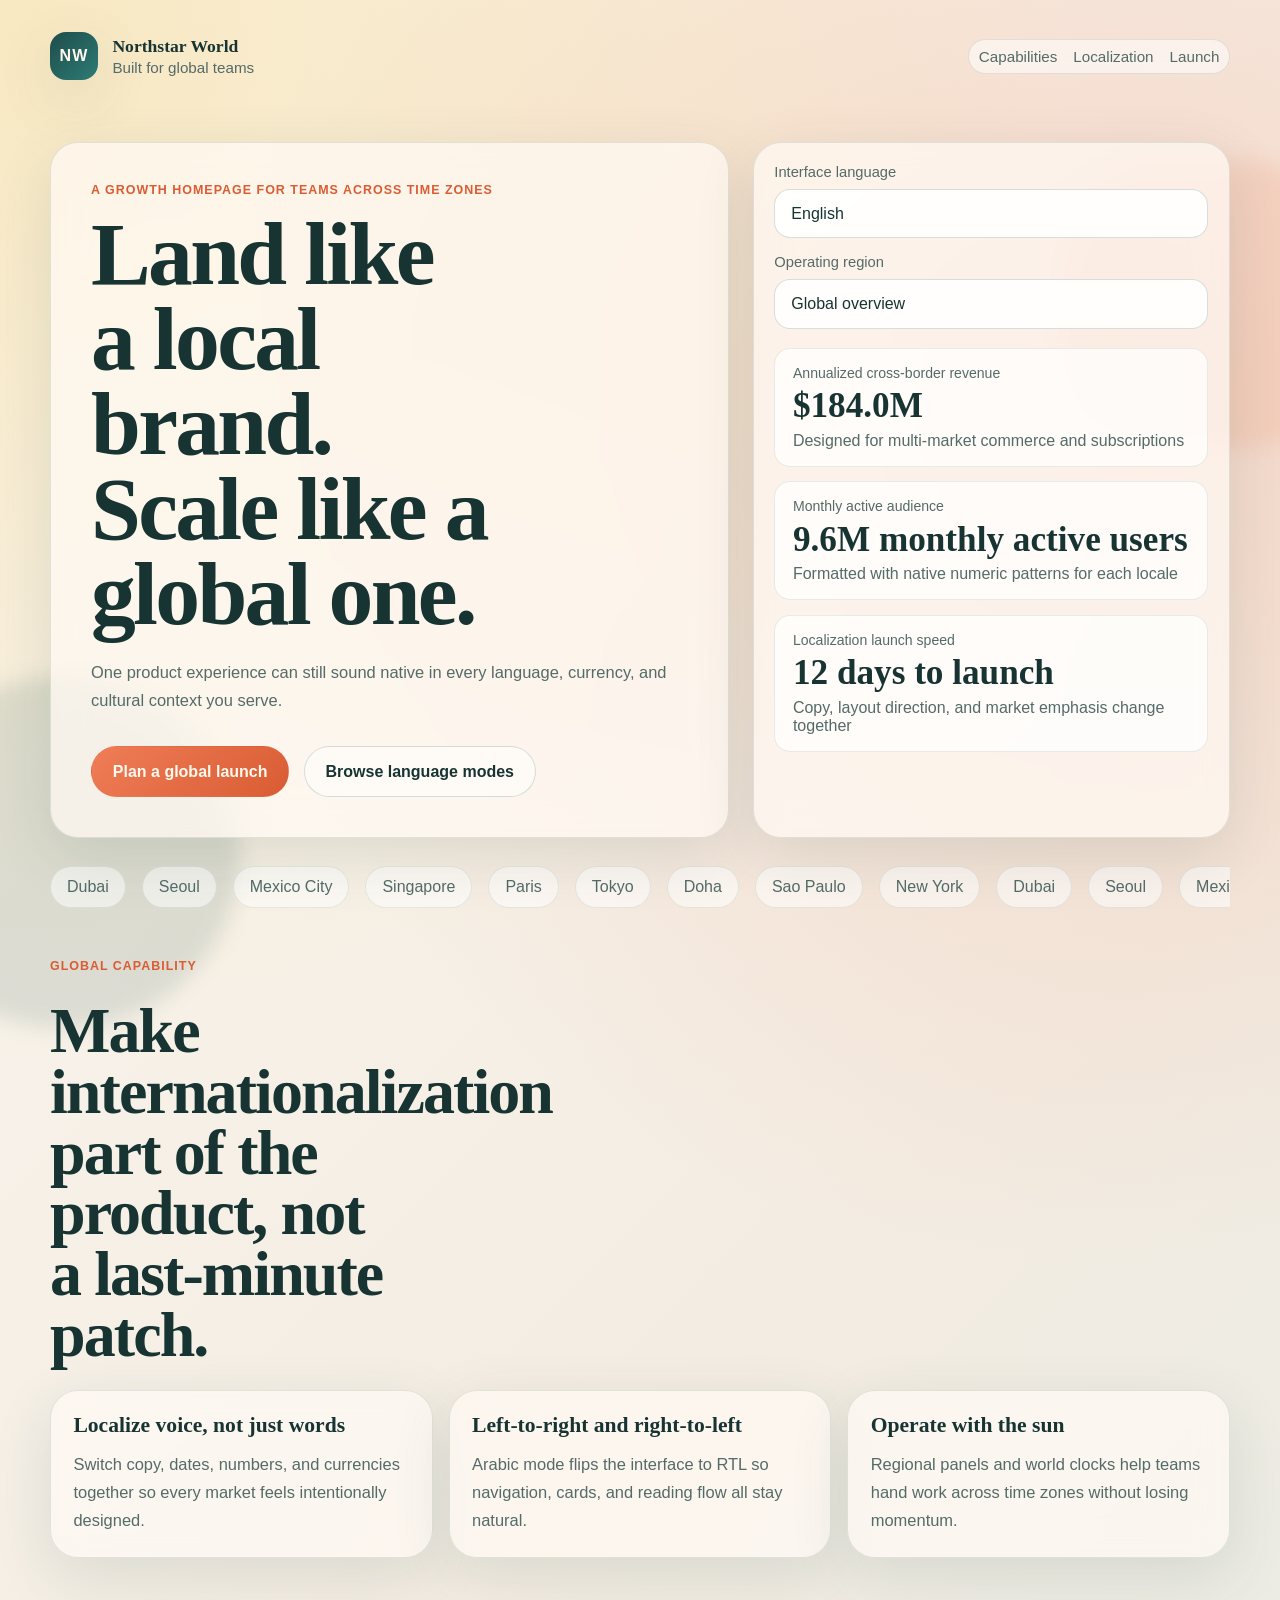
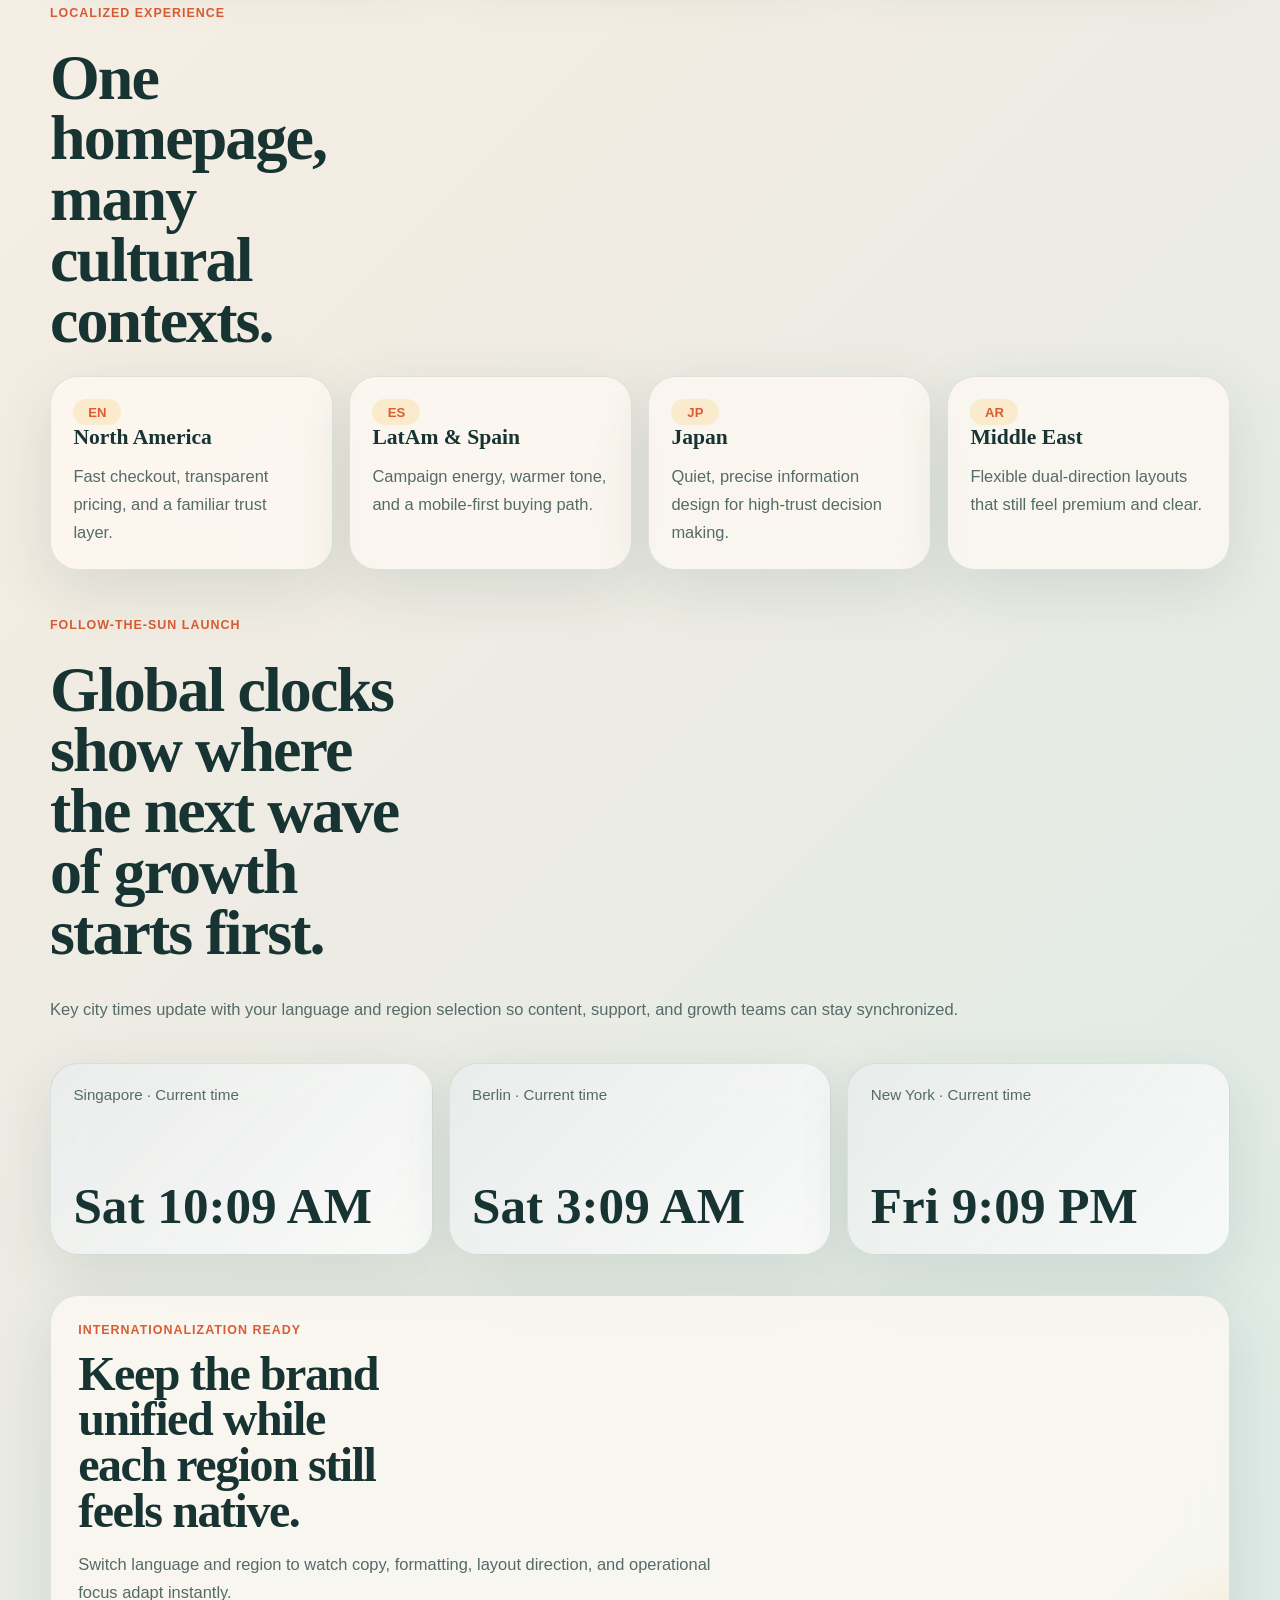
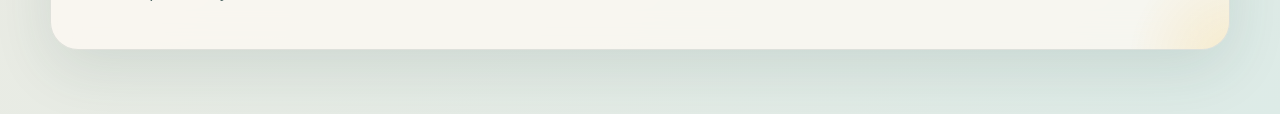
<file: index.html>
<!doctype html>
<html lang="zh-CN" dir="ltr">
  <head>
    <meta charset="UTF-8" />
    <meta name="viewport" content="width=device-width, initial-scale=1.0" />
    <title>Northstar World</title>
    <meta
      name="description"
      content="A globally ready homepage with multilingual copy, regional insights, and RTL support."
    />
    <link rel="stylesheet" href="./styles.css" />
  </head>
  <body>
    <div class="page-shell">
      <header class="topbar">
        <a class="brand" href="#home" aria-label="Northstar World">
          <span class="brand-mark">NW</span>
          <span class="brand-copy">
            <strong>Northstar World</strong>
            <span data-i18n="brandTagline">为全球团队而生</span>
          </span>
        </a>
        <nav class="topnav" aria-label="Primary" data-i18n-aria="primaryNavAria">
          <a href="#capabilities" data-i18n="navCapabilities">全球能力</a>
          <a href="#locales" data-i18n="navLocales">本地化体验</a>
          <a href="#launch" data-i18n="navLaunch">立即启动</a>
        </nav>
      </header>

      <main id="home">
        <section class="hero">
          <div class="hero-copy">
            <p class="eyebrow" data-i18n="heroEyebrow">跨时区协同的增长首页</p>
            <h1 data-i18n="heroTitle">像本地品牌一样落地，像全球品牌一样扩张。</h1>
            <p class="hero-body" data-i18n="heroBody">
              用同一个产品体验，向不同语言、不同货币、不同文化习惯的用户讲出最自然的话。
            </p>

            <div class="hero-actions">
              <a class="button button-primary" href="#launch" data-i18n="primaryCta">预约全球发布</a>
              <a class="button button-secondary" href="#locales" data-i18n="secondaryCta">浏览语言版本</a>
            </div>
          </div>

          <aside class="control-panel">
            <div class="field">
              <label for="localeSelect" data-i18n="localeLabel">界面语言</label>
              <select id="localeSelect" aria-label="Language selector" data-i18n-aria="localeSelectAria">
                <option value="zh-CN">简体中文</option>
                <option value="en-US">English</option>
                <option value="es-ES">Español</option>
                <option value="ja-JP">日本語</option>
                <option value="ar-AE">العربية</option>
              </select>
            </div>
            <div class="field">
              <label for="regionSelect" data-i18n="regionLabel">业务区域</label>
              <select id="regionSelect" aria-label="Region selector" data-i18n-aria="regionSelectAria">
                <option value="global" data-option-key="regionGlobal">全球总览</option>
                <option value="americas" data-option-key="regionAmericas">美洲</option>
                <option value="emea" data-option-key="regionEmea">欧洲、中东与非洲</option>
                <option value="apac" data-option-key="regionApac">亚太</option>
              </select>
            </div>

            <div class="metric-grid">
              <article class="metric-card">
                <span class="metric-label" data-i18n="metricRevenueLabel">跨境年化营收</span>
                <strong id="metricRevenueValue">--</strong>
                <p id="metricRevenueHint">--</p>
              </article>
              <article class="metric-card">
                <span class="metric-label" data-i18n="metricAudienceLabel">月度活跃用户</span>
                <strong id="metricAudienceValue">--</strong>
                <p id="metricAudienceHint">--</p>
              </article>
              <article class="metric-card">
                <span class="metric-label" data-i18n="metricLaunchLabel">本地化上线速度</span>
                <strong id="metricLaunchValue">--</strong>
                <p id="metricLaunchHint">--</p>
              </article>
            </div>
          </aside>
        </section>

        <section class="ticker" aria-label="Global cities">
          <div class="ticker-track">
            <span>Dubai</span>
            <span>Seoul</span>
            <span>Mexico City</span>
            <span>Singapore</span>
            <span>Paris</span>
            <span>Tokyo</span>
            <span>Doha</span>
            <span>Sao Paulo</span>
            <span>New York</span>
            <span>Dubai</span>
            <span>Seoul</span>
            <span>Mexico City</span>
            <span>Singapore</span>
            <span>Paris</span>
            <span>Tokyo</span>
            <span>Doha</span>
            <span>Sao Paulo</span>
            <span>New York</span>
          </div>
        </section>

        <section class="section-grid" id="capabilities">
          <div class="section-heading">
            <p class="eyebrow" data-i18n="capabilitiesEyebrow">全球能力</p>
            <h2 data-i18n="capabilitiesTitle">把国际化做成产品核心，而不是发布前补丁。</h2>
          </div>

          <div class="capability-cards">
            <article class="feature-card">
              <h3 data-i18n="featureOneTitle">语言与语气一起本地化</h3>
              <p data-i18n="featureOneBody">
                根据市场自动切换文案、日期、数字与货币格式，让每个用户读起来都像原生产品。
              </p>
            </article>
            <article class="feature-card">
              <h3 data-i18n="featureTwoTitle">从左到右，也从右到左</h3>
              <p data-i18n="featureTwoBody">
                阿拉伯语界面自动切换 RTL 排版，保证导航、卡片与交互方向都自然顺手。
              </p>
            </article>
            <article class="feature-card">
              <h3 data-i18n="featureThreeTitle">跟着太阳接力运营</h3>
              <p data-i18n="featureThreeBody">
                用全球时区视图和地区运营面板，让团队在不同时区无缝交接、持续增长。
              </p>
            </article>
          </div>
        </section>

        <section class="section-grid locales" id="locales">
          <div class="section-heading">
            <p class="eyebrow" data-i18n="localesEyebrow">本地化体验</p>
            <h2 data-i18n="localesTitle">一个首页，覆盖多种文化语境。</h2>
          </div>

          <div class="locale-cards">
            <article class="locale-card">
              <span class="locale-label">EN</span>
              <h3 data-i18n="localeCardOneTitle">North America</h3>
              <p data-i18n="localeCardOneBody">Fast checkout, transparent pricing, and a familiar trust layer.</p>
            </article>
            <article class="locale-card">
              <span class="locale-label">ES</span>
              <h3 data-i18n="localeCardTwoTitle">LatAm & Spain</h3>
              <p data-i18n="localeCardTwoBody">Campañas vivas, tono cercano y un recorrido de compra móvil primero.</p>
            </article>
            <article class="locale-card">
              <span class="locale-label">JP</span>
              <h3 data-i18n="localeCardThreeTitle">Japan</h3>
              <p data-i18n="localeCardThreeBody">静かで精密な信息设计，适合高信任度转化场景。</p>
            </article>
            <article class="locale-card">
              <span class="locale-label">AR</span>
              <h3 data-i18n="localeCardFourTitle">Middle East</h3>
              <p data-i18n="localeCardFourBody">تصميم مرن يدعم الاتجاهين ويحتفظ بالفخامة والوضوح معًا.</p>
            </article>
          </div>
        </section>

        <section class="section-grid launch" id="launch">
          <div class="section-heading">
            <p class="eyebrow" data-i18n="launchEyebrow">跟随太阳发布</p>
            <h2 data-i18n="launchTitle">全球时钟会告诉你，下一波增长先从哪里开始。</h2>
            <p class="launch-body" data-i18n="launchBody">
              当前区域的关键城市时间会根据你的语言和区域选择自动格式化，方便内容、客服和投放团队协同。
            </p>
          </div>

          <div class="clock-grid">
            <article class="clock-card">
              <span id="clockCityOneLabel">--</span>
              <strong id="clockCityOneValue">--</strong>
            </article>
            <article class="clock-card">
              <span id="clockCityTwoLabel">--</span>
              <strong id="clockCityTwoValue">--</strong>
            </article>
            <article class="clock-card">
              <span id="clockCityThreeLabel">--</span>
              <strong id="clockCityThreeValue">--</strong>
            </article>
          </div>

          <div class="closing-card">
            <p class="eyebrow" data-i18n="closingEyebrow">国际化准备就绪</p>
            <h3 data-i18n="closingTitle">在一个入口里，兼顾品牌统一和地区差异。</h3>
            <p data-i18n="closingBody">
              选择不同语言与区域，即可看到相应的文案、格式、方向和运营重点如何即时变化。
            </p>
          </div>
        </section>
      </main>
    </div>

    <script src="./script.js"></script>
  </body>
</html>
</file>
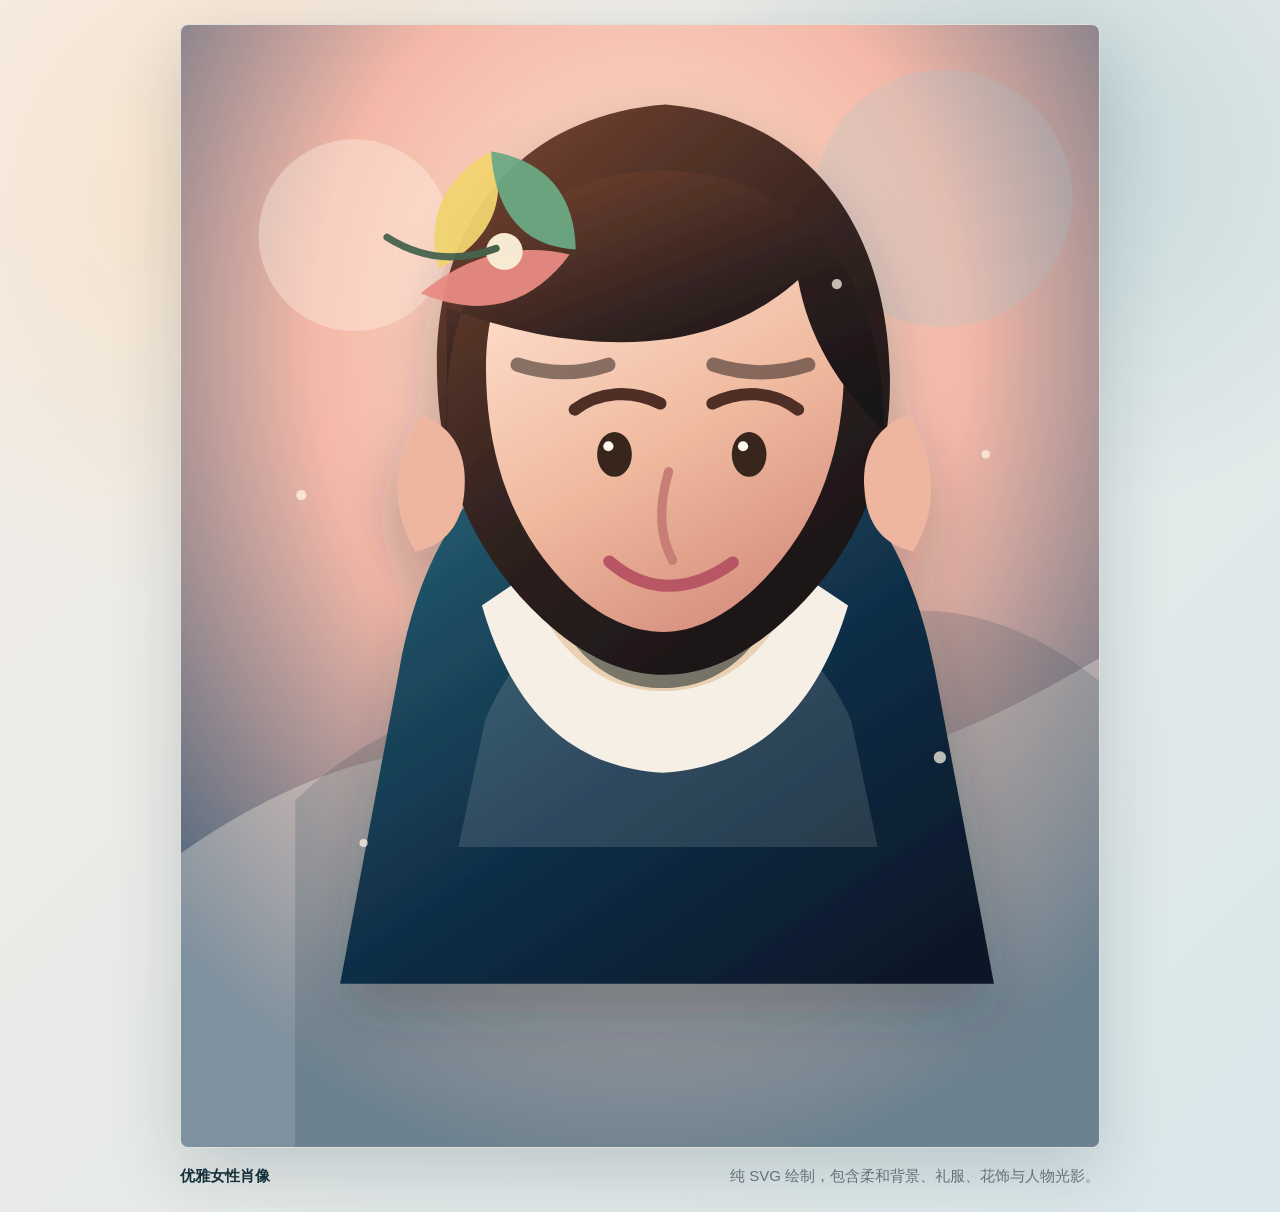
<file: beauty.html>
<!doctype html>
<html lang="zh-CN">
  <head>
    <meta charset="UTF-8" />
    <meta name="viewport" content="width=device-width, initial-scale=1.0" />
    <title>优雅女性肖像</title>
    <style>
      :root {
        color-scheme: light;
        --ink: #17313b;
        --muted: #65717a;
        --paper: #fffaf4;
        --line: rgba(23, 49, 59, 0.14);
      }

      * {
        box-sizing: border-box;
      }

      body {
        min-height: 100vh;
        margin: 0;
        display: grid;
        place-items: center;
        padding: 24px;
        color: var(--ink);
        font-family: "Avenir Next", "Segoe UI", sans-serif;
        background:
          radial-gradient(circle at 18% 16%, rgba(255, 213, 164, 0.42), transparent 28%),
          radial-gradient(circle at 82% 12%, rgba(111, 171, 186, 0.3), transparent 25%),
          linear-gradient(135deg, #f6eee7 0%, #d9e7ea 100%);
      }

      main {
        width: min(920px, 100%);
      }

      figure {
        margin: 0;
        display: grid;
        gap: 16px;
      }

      .portrait-frame {
        border: 1px solid var(--line);
        border-radius: 8px;
        overflow: hidden;
        background: var(--paper);
        box-shadow: 0 24px 70px rgba(21, 44, 57, 0.18);
      }

      img {
        display: block;
        width: 100%;
        height: auto;
      }

      figcaption {
        display: flex;
        justify-content: space-between;
        gap: 16px;
        color: var(--muted);
        font-size: 15px;
        line-height: 1.6;
      }

      figcaption strong {
        color: var(--ink);
      }

      @media (max-width: 620px) {
        body {
          padding: 12px;
        }

        figcaption {
          display: grid;
        }
      }
    </style>
  </head>
  <body>
    <main>
      <figure>
        <div class="portrait-frame">
          <img src="./portrait.svg" alt="一幅优雅女性半身肖像插画" />
        </div>
        <figcaption>
          <strong>优雅女性肖像</strong>
          <span>纯 SVG 绘制，包含柔和背景、礼服、花饰与人物光影。</span>
        </figcaption>
      </figure>
    </main>
  </body>
</html>
</file>
<file: styles.css>
:root {
  color-scheme: light;
  --bg: #f4efe7;
  --bg-deep: #1f4d4a;
  --surface: rgba(255, 250, 244, 0.72);
  --surface-strong: rgba(255, 255, 255, 0.9);
  --line: rgba(33, 72, 69, 0.12);
  --text: #173433;
  --muted: #546b68;
  --accent: #ef7d57;
  --accent-strong: #d95c33;
  --accent-alt: #f4c95d;
  --shadow: 0 18px 60px rgba(33, 72, 69, 0.12);
  --radius-xl: 28px;
  --radius-lg: 20px;
  --radius-md: 16px;
  --display-font: "Iowan Old Style", "Palatino Linotype", "Book Antiqua", Georgia, serif;
  --body-font: "Avenir Next", "Trebuchet MS", "Segoe UI", sans-serif;
}

* {
  box-sizing: border-box;
}

html {
  scroll-behavior: smooth;
}

body {
  margin: 0;
  min-height: 100vh;
  font-family: var(--body-font);
  color: var(--text);
  background:
    radial-gradient(circle at top left, rgba(244, 201, 93, 0.32), transparent 30%),
    radial-gradient(circle at 85% 12%, rgba(239, 125, 87, 0.22), transparent 28%),
    linear-gradient(135deg, #fbf7f0 0%, #f3ece2 46%, #ddebe7 100%);
}

body::before,
body::after {
  content: "";
  position: fixed;
  inset: auto;
  pointer-events: none;
  z-index: 0;
  filter: blur(10px);
}

body::before {
  width: 22rem;
  height: 22rem;
  left: -7rem;
  bottom: -8rem;
  background: rgba(31, 77, 74, 0.12);
  border-radius: 50%;
}

body::after {
  width: 18rem;
  height: 18rem;
  right: -4rem;
  top: 10rem;
  background: rgba(239, 125, 87, 0.14);
  border-radius: 35%;
}

a {
  color: inherit;
  text-decoration: none;
}

.page-shell {
  position: relative;
  z-index: 1;
  width: min(1180px, calc(100% - 2rem));
  margin: 0 auto;
  padding: 1rem 0 4rem;
}

.topbar {
  display: flex;
  align-items: center;
  justify-content: space-between;
  gap: 1rem;
  padding: 1rem 0 1.4rem;
}

.brand {
  display: inline-flex;
  align-items: center;
  gap: 0.9rem;
}

.brand-mark {
  display: grid;
  place-items: center;
  width: 3rem;
  height: 3rem;
  border-radius: 1rem;
  color: #fff8ed;
  background: linear-gradient(135deg, var(--bg-deep), #2d7b76);
  box-shadow: var(--shadow);
  font-weight: 700;
  letter-spacing: 0.08em;
}

.brand-copy {
  display: flex;
  flex-direction: column;
  gap: 0.15rem;
}

.brand-copy strong {
  font-family: var(--display-font);
  font-size: 1.1rem;
  font-weight: 700;
}

.brand-copy span {
  color: var(--muted);
  font-size: 0.95rem;
}

.topnav {
  display: inline-flex;
  align-items: center;
  gap: 1rem;
  padding: 0.5rem 0.6rem;
  border: 1px solid var(--line);
  border-radius: 999px;
  background: rgba(255, 255, 255, 0.55);
  backdrop-filter: blur(12px);
}

.topnav a {
  color: var(--muted);
  font-size: 0.95rem;
}

.hero,
.section-grid {
  display: grid;
  gap: 1.5rem;
}

.hero {
  grid-template-columns: minmax(0, 1.35fr) minmax(320px, 0.95fr);
  align-items: stretch;
  padding: 2.5rem 0 1.5rem;
}

.hero-copy,
.control-panel,
.feature-card,
.locale-card,
.clock-card,
.closing-card {
  position: relative;
  overflow: hidden;
  border: 1px solid var(--line);
  border-radius: var(--radius-xl);
  background: var(--surface);
  backdrop-filter: blur(16px);
  box-shadow: var(--shadow);
}

.hero-copy {
  padding: 2.5rem;
}

.hero-copy::after,
.control-panel::after,
.closing-card::after {
  content: "";
  position: absolute;
  inset: auto -10% -35% auto;
  width: 14rem;
  height: 14rem;
  background: radial-gradient(circle, rgba(244, 201, 93, 0.26), transparent 68%);
  pointer-events: none;
}

.eyebrow {
  margin: 0 0 0.85rem;
  color: var(--accent-strong);
  font-weight: 700;
  letter-spacing: 0.08em;
  text-transform: uppercase;
  font-size: 0.78rem;
}

.hero h1,
.section-heading h2,
.closing-card h3 {
  margin: 0;
  font-family: var(--display-font);
  line-height: 0.95;
  letter-spacing: -0.03em;
}

.hero h1 {
  font-size: clamp(3rem, 7vw, 5.6rem);
  max-width: 9ch;
}

.hero-body,
.launch-body,
.feature-card p,
.locale-card p,
.closing-card p:not(.eyebrow) {
  color: var(--muted);
  font-size: 1.03rem;
  line-height: 1.7;
}

.hero-body {
  max-width: 38rem;
  margin: 1.35rem 0 0;
}

.hero-actions {
  display: flex;
  flex-wrap: wrap;
  gap: 0.9rem;
  margin-top: 2rem;
}

.button {
  display: inline-flex;
  align-items: center;
  justify-content: center;
  min-height: 3.2rem;
  padding: 0.8rem 1.3rem;
  border-radius: 999px;
  border: 1px solid transparent;
  font-weight: 700;
  transition:
    transform 180ms ease,
    background-color 180ms ease,
    border-color 180ms ease;
}

.button:hover {
  transform: translateY(-2px);
}

.button-primary {
  color: #fff8ed;
  background: linear-gradient(135deg, var(--accent), var(--accent-strong));
}

.button-secondary {
  border-color: rgba(31, 77, 74, 0.18);
  background: rgba(255, 255, 255, 0.55);
}

.control-panel {
  padding: 1.3rem;
}

.field {
  display: grid;
  gap: 0.55rem;
}

.field + .field {
  margin-top: 1rem;
}

.field label {
  font-size: 0.92rem;
  color: var(--muted);
}

select {
  appearance: none;
  width: 100%;
  padding: 0.95rem 1rem;
  border: 1px solid rgba(31, 77, 74, 0.18);
  border-radius: 1rem;
  background: var(--surface-strong);
  color: var(--text);
  font: inherit;
}

.metric-grid {
  display: grid;
  gap: 0.9rem;
  margin-top: 1.2rem;
}

.metric-card {
  padding: 1rem 1.1rem;
  border: 1px solid rgba(31, 77, 74, 0.1);
  border-radius: var(--radius-md);
  background: rgba(255, 255, 255, 0.72);
}

.metric-label {
  display: block;
  color: var(--muted);
  font-size: 0.88rem;
}

.metric-card strong {
  display: block;
  margin-top: 0.35rem;
  font-size: clamp(1.5rem, 4vw, 2.2rem);
  font-family: var(--display-font);
}

.metric-card p {
  margin: 0.35rem 0 0;
  color: var(--muted);
}

.ticker {
  overflow: hidden;
  padding: 0.2rem 0 2.2rem;
}

.ticker-track {
  display: flex;
  gap: 1rem;
  width: max-content;
  animation: marquee 28s linear infinite;
}

.ticker-track span {
  padding: 0.7rem 1rem;
  border: 1px solid rgba(31, 77, 74, 0.1);
  border-radius: 999px;
  background: rgba(255, 255, 255, 0.55);
  color: var(--muted);
}

.section-grid {
  padding: 1rem 0 0;
}

.section-heading {
  display: grid;
  gap: 0.9rem;
}

.section-heading h2 {
  font-size: clamp(2.2rem, 5vw, 4rem);
  max-width: 11ch;
}

.capability-cards,
.locale-cards,
.clock-grid {
  display: grid;
  gap: 1rem;
}

.capability-cards {
  grid-template-columns: repeat(3, minmax(0, 1fr));
}

.feature-card,
.locale-card {
  padding: 1.4rem;
}

.feature-card h3,
.locale-card h3 {
  margin: 0;
  font-size: 1.35rem;
  font-family: var(--display-font);
}

.feature-card p,
.locale-card p {
  margin: 0.75rem 0 0;
}

.locales {
  padding-top: 3rem;
}

.locale-cards {
  grid-template-columns: repeat(4, minmax(0, 1fr));
}

.locale-label {
  display: inline-flex;
  align-items: center;
  justify-content: center;
  min-width: 3rem;
  padding: 0.35rem 0.7rem;
  border-radius: 999px;
  background: rgba(244, 201, 93, 0.24);
  color: var(--accent-strong);
  font-size: 0.82rem;
  font-weight: 700;
}

.launch {
  padding-top: 3rem;
}

.clock-grid {
  grid-template-columns: repeat(3, minmax(0, 1fr));
}

.clock-card {
  padding: 1.4rem;
  min-height: 12rem;
  display: grid;
  align-content: space-between;
  background:
    linear-gradient(135deg, rgba(31, 77, 74, 0.08), transparent),
    rgba(255, 255, 255, 0.75);
}

.clock-card span {
  color: var(--muted);
  font-size: 0.95rem;
}

.clock-card strong {
  font-family: var(--display-font);
  font-size: clamp(2rem, 5vw, 3.2rem);
  line-height: 1;
}

.closing-card {
  margin-top: 1rem;
  padding: 1.7rem;
}

.closing-card h3 {
  font-size: clamp(2rem, 4vw, 3rem);
  max-width: 13ch;
}

.closing-card p:not(.eyebrow) {
  max-width: 42rem;
}

[dir="rtl"] {
  text-align: right;
}

[dir="rtl"] .topbar,
[dir="rtl"] .brand,
[dir="rtl"] .topnav,
[dir="rtl"] .hero-actions {
  flex-direction: row-reverse;
}

[dir="rtl"] .brand-copy {
  align-items: flex-end;
}

[dir="rtl"] .hero-copy::after,
[dir="rtl"] .control-panel::after,
[dir="rtl"] .closing-card::after {
  inset: auto auto -35% -10%;
}

[dir="rtl"] select {
  background-position: left 1rem center;
}

@keyframes marquee {
  from {
    transform: translateX(0);
  }

  to {
    transform: translateX(-50%);
  }
}

@media (max-width: 980px) {
  .topbar,
  .hero {
    grid-template-columns: 1fr;
    display: grid;
  }

  .topnav {
    justify-content: center;
    flex-wrap: wrap;
  }

  .capability-cards,
  .locale-cards {
    grid-template-columns: repeat(2, minmax(0, 1fr));
  }
}

@media (max-width: 720px) {
  .page-shell {
    width: min(100% - 1rem, 100%);
  }

  .hero-copy,
  .control-panel,
  .feature-card,
  .locale-card,
  .clock-card,
  .closing-card {
    border-radius: 22px;
  }

  .hero-copy {
    padding: 1.6rem;
  }

  .capability-cards,
  .locale-cards,
  .clock-grid {
    grid-template-columns: 1fr;
  }

  .topbar {
    padding-top: 0.4rem;
  }

  .topnav {
    gap: 0.7rem;
  }

  .topnav a {
    font-size: 0.9rem;
  }
}

@media (prefers-reduced-motion: reduce) {
  html {
    scroll-behavior: auto;
  }

  .button,
  .ticker-track {
    transition: none;
    animation: none;
  }
}
</file>
